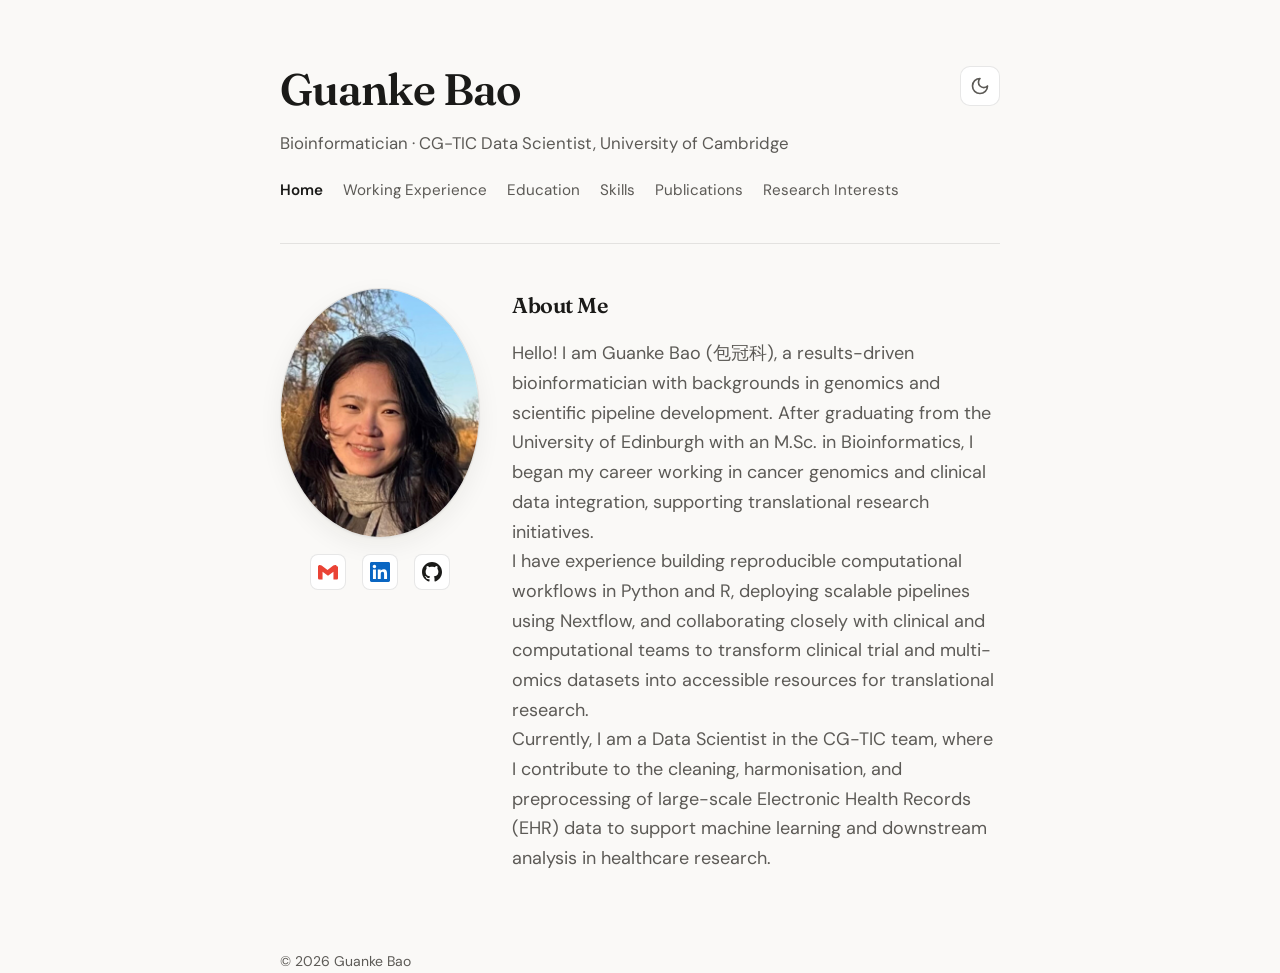
<file: index.html>
<!DOCTYPE html>
<html lang="en">
<head>
  <meta charset="UTF-8" />
  <meta name="viewport" content="width=device-width, initial-scale=1.0" />
  <script>
  (function(){try{var t=localStorage.getItem("theme");if(t!=="light"&&t!=="dark"&&t!=="auto")t="auto";document.documentElement.setAttribute("data-theme",t);}catch(e){document.documentElement.setAttribute("data-theme","auto");}})();
  </script>
  <meta name="description" content="Guanke Bao — CG-TIC Data Scientist at the University of Cambridge." />
  <title>Guanke Bao</title>
  <link rel="preconnect" href="https://fonts.googleapis.com" />
  <link rel="preconnect" href="https://fonts.gstatic.com" crossorigin />
  <link href="https://fonts.googleapis.com/css2?family=DM+Sans:ital,opsz,wght@0,9..40,400;0,9..40,500;0,9..40,600&family=Fraunces:ital,opsz,wght@0,9..144,600;0,9..144,700&display=swap" rel="stylesheet" />
  <link rel="stylesheet" href="css/style.css" />
</head>
<body>
  <a class="skip-link" href="#main">Skip to content</a>
  <div class="wrap">
    <div id="site-header-root"></div>

    <main id="main">
      <section id="about" aria-labelledby="about-heading">
        <div class="about-intro">
          <div class="about-photo-block">
            <img
              class="portrait"
              src="images/portrait.png"
              alt="Portrait photo"
              width="540"
              height="540"
              decoding="async"
            />
            <div class="footer-socials about-under-photo" aria-label="Contact and profiles">
              <a class="footer-social" href="mailto:guanke.bao@gmail.com" aria-label="Email (Gmail)">
                <svg class="footer-social-icon" viewBox="0 0 24 24" aria-hidden="true"><path fill="#EA4335" d="M24 5.457v13.909c0 .904-.732 1.636-1.636 1.636h-3.819V11.73L12 16.64l-6.545-4.91v9.273H1.636A1.636 1.636 0 0 1 0 19.366V5.457c0-2.023 2.641-2.641 4.39-1.19l6.974 5.238 6.974-5.238c1.749-1.451 4.39-.833 4.39 1.19z"/></svg>
              </a>
              <a class="footer-social" href="https://www.linkedin.com/in/guankebao/" rel="noopener noreferrer" aria-label="LinkedIn">
                <svg class="footer-social-icon" viewBox="0 0 24 24" aria-hidden="true"><path fill="#0A66C2" d="M20.447 20.452h-3.554v-5.569c0-1.328-.027-3.037-1.852-3.037-1.853 0-2.136 1.445-2.136 2.939v5.667H9.351V9h3.414v1.561h.046c.477-.9 1.637-1.85 3.37-1.85 3.601 0 4.267 2.37 4.267 5.455v6.286zM5.337 7.433c-1.144 0-2.063-.926-2.063-2.065 0-1.138.92-2.063 2.063-2.063 1.14 0 2.064.925 2.064 2.063 0 1.139-.925 2.065-2.064 2.065zm1.782 13.019H3.555V9h3.564v11.452zM22.225 0H1.771C.792 0 0 .774 0 1.729v20.542C0 23.227.792 24 1.771 24h20.451C23.2 24 24 23.227 24 22.271V1.729C24 .774 23.2 0 22.222 0h.003z"/></svg>
              </a>
              <a class="footer-social footer-social--github" href="https://github.com/guankebao" rel="noopener noreferrer" aria-label="GitHub">
                <svg class="footer-social-icon" viewBox="0 0 24 24" aria-hidden="true"><path d="M12 0c-6.626 0-12 5.373-12 12 0 5.302 3.438 9.8 8.207 11.387.599.111.793-.261.793-.577v-2.234c-3.338.726-4.033-1.416-4.033-1.416-.546-1.387-1.333-1.756-1.333-1.756-1.089-.745.083-.729.083-.729 1.205.084 1.839 1.237 1.839 1.237 1.07 1.834 2.807 1.304 3.492.997.107-.775.418-1.305.762-1.604-2.665-.305-5.467-1.334-5.467-5.931 0-1.311.469-2.381 1.236-3.221-.124-.303-.535-1.524.117-3.176 0 0 1.008-.322 3.301 1.23.957-.266 1.983-.399 3.003-.404 1.02.005 2.047.138 3.006.404 2.291-1.552 3.297-1.23 3.297-1.23.653 1.653.242 2.874.118 3.176.77.84 1.235 1.911 1.235 3.221 0 4.609-2.807 5.624-5.479 5.921.43.372.823 1.102.823 2.222v3.293c0 .319.192.694.801.576 4.765-1.589 8.199-6.086 8.199-11.386 0-6.627-5.373-12-12-12z"/></svg>
              </a>
            </div>
          </div>
          <div class="about-copy">
            <h2 id="about-heading">About Me</h2>
            <p class="lead">
              Hello! I am Guanke Bao (包冠科), a results-driven bioinformatician with backgrounds in genomics and scientific pipeline development. 
              After graduating from the University of Edinburgh with an M.Sc. in Bioinformatics, I began my career working in cancer genomics and clinical data integration, 
              supporting translational research initiatives.
              <br>
              I have experience building reproducible computational workflows in Python and R, deploying scalable pipelines using Nextflow, 
              and collaborating closely with clinical and computational teams to transform clinical trial and multi-omics datasets into accessible resources for translational research.
              <br>
              Currently, I am a Data Scientist in the CG-TIC team, where I contribute to the cleaning, harmonisation, and preprocessing of 
              large-scale Electronic Health Records (EHR) data to support machine learning and downstream analysis in healthcare research.
            </p>
          </div>
        </div>
      </section>
    </main>

    <footer class="site-footer">
      <p class="footer-copy">© <span id="year"></span> Guanke Bao</p>
    </footer>
  </div>

  <script src="js/theme.js" defer></script>
  <script src="js/header.js" defer></script>
  <script>
    document.getElementById("year").textContent = new Date().getFullYear();
  </script>
</body>
</html>
</file>
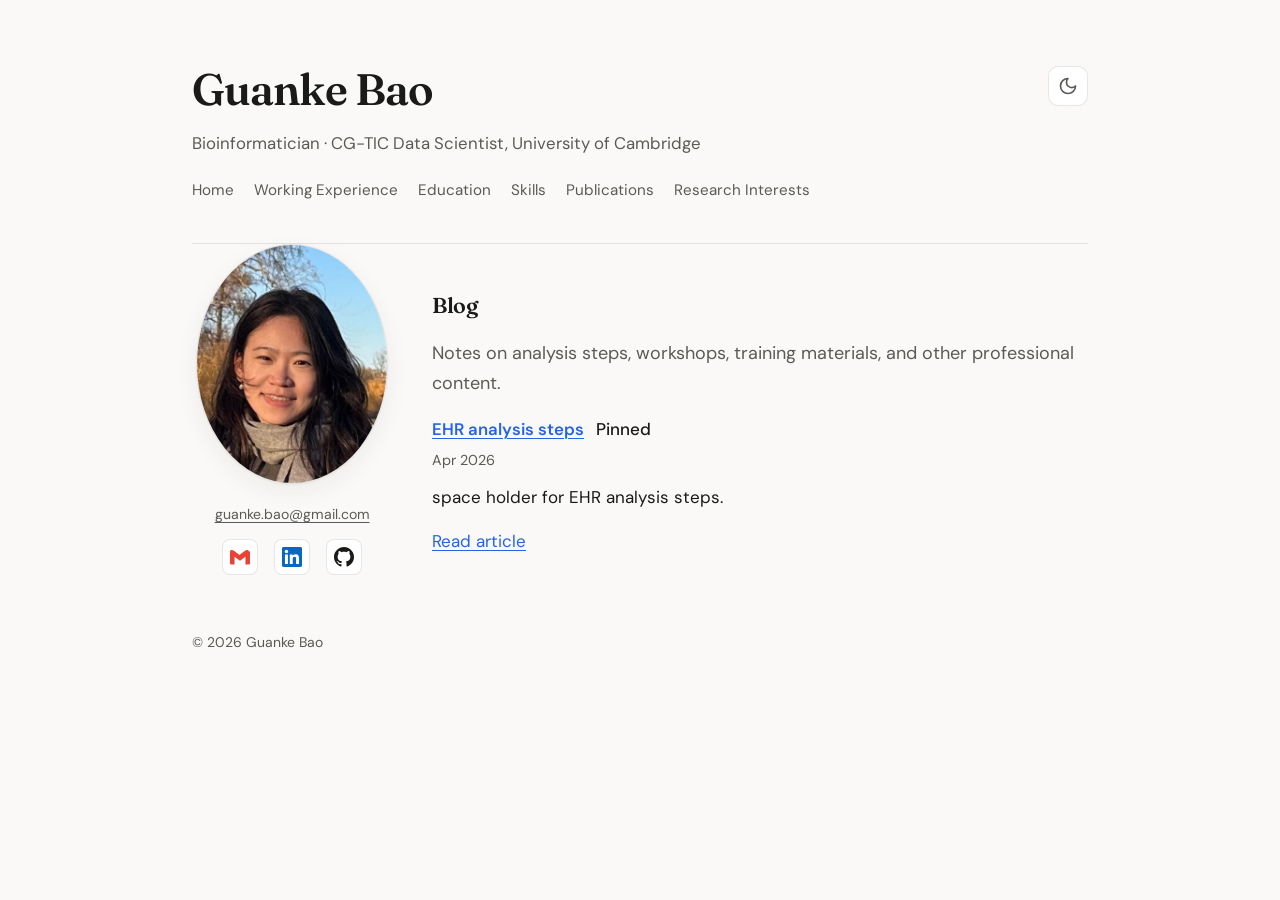
<file: blogs.html>
<!DOCTYPE html>
<html lang="en">
<head>
  <meta charset="UTF-8" />
  <meta name="viewport" content="width=device-width, initial-scale=1.0" />
  <script>
  (function(){try{var t=localStorage.getItem("theme");if(t!=="light"&&t!=="dark"&&t!=="auto")t="auto";document.documentElement.setAttribute("data-theme",t);}catch(e){document.documentElement.setAttribute("data-theme","auto");}})();
  </script>
  <meta name="description" content="Blog posts and notes by Guanke Bao." />
  <title>Blog - Guanke Bao</title>
  <link rel="preconnect" href="https://fonts.googleapis.com" />
  <link rel="preconnect" href="https://fonts.gstatic.com" crossorigin />
  <link href="https://fonts.googleapis.com/css2?family=DM+Sans:ital,opsz,wght@0,9..40,400;0,9..40,500;0,9..40,600&family=Fraunces:ital,opsz,wght@0,9..144,600;0,9..144,700&display=swap" rel="stylesheet" />
  <link rel="stylesheet" href="css/style.css" />
</head>
<body>
  <a class="skip-link" href="#main">Skip to content</a>

  <div class="wrap wrap--with-sidebar">
    <div id="site-header-root"></div>

    <div class="layout-inner">
      <div id="sidebar-root"></div>

      <main id="main">
        <section id="blog" aria-labelledby="blog-heading">
          <h2 id="blog-heading">Blog</h2>
          <p class="lead">
            Notes on analysis steps, workshops, training materials, and other professional content.
          </p>

          <article class="role">
            <div class="role-header">
              <h3 class="role-title"><a href="blogs/EHR.html">EHR analysis steps</a></h3>
              <span class="role-org">Pinned</span>
            </div>
            <p class="role-meta">Apr 2026</p>
            <p>
              space holder for EHR analysis steps.
            </p>
            <p><a href="blogs/EHR.html">Read article</a></p>
          </article>

        </section>
      </main>
    </div>

    <footer class="site-footer">
      <p class="footer-copy">© <span id="year"></span> Guanke Bao</p>
    </footer>
  </div>

  <script src="js/theme.js" defer></script>
  <script src="js/header.js" defer></script>
  <script src="js/sidebar.js" defer></script>
  <script>
    document.getElementById("year").textContent = new Date().getFullYear();
  </script>
</body>
</html>
</file>
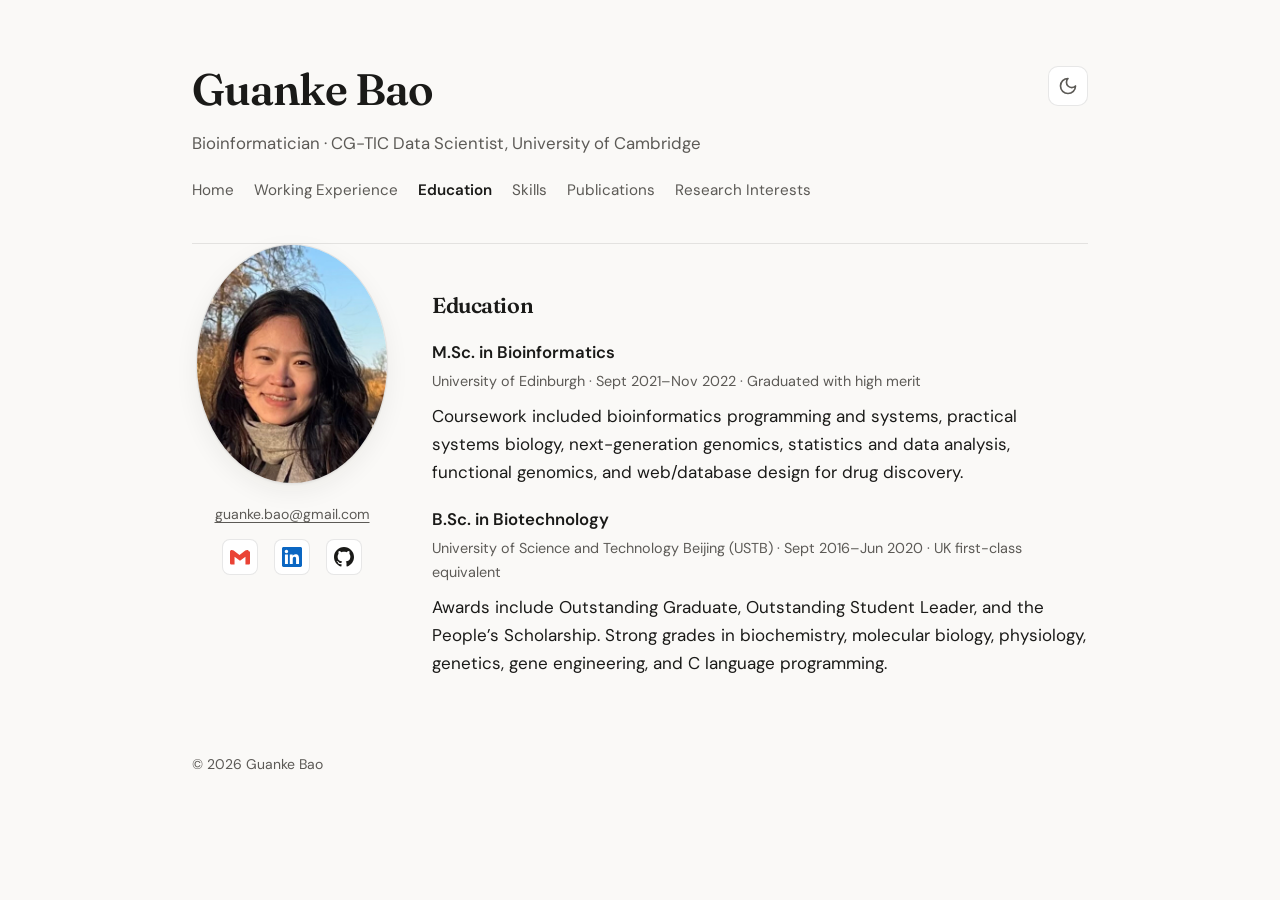
<file: education.html>
<!DOCTYPE html>
<html lang="en">
<head>
  <meta charset="UTF-8" />
  <meta name="viewport" content="width=device-width, initial-scale=1.0" />
  <script>
  (function(){try{var t=localStorage.getItem("theme");if(t!=="light"&&t!=="dark"&&t!=="auto")t="auto";document.documentElement.setAttribute("data-theme",t);}catch(e){document.documentElement.setAttribute("data-theme","auto");}})();
  </script>
  <meta name="description" content="Education — Guanke Bao: M.Sc. Bioinformatics (Edinburgh), B.Sc. Biotechnology (USTB)." />
  <title>Education — Guanke Bao</title>
  <link rel="preconnect" href="https://fonts.googleapis.com" />
  <link rel="preconnect" href="https://fonts.gstatic.com" crossorigin />
  <link href="https://fonts.googleapis.com/css2?family=DM+Sans:ital,opsz,wght@0,9..40,400;0,9..40,500;0,9..40,600&family=Fraunces:ital,opsz,wght@0,9..144,600;0,9..144,700&display=swap" rel="stylesheet" />
  <link rel="stylesheet" href="css/style.css" />
</head>
<body>
  <a class="skip-link" href="#main">Skip to content</a>

  <div class="wrap wrap--with-sidebar">
    <div id="site-header-root"></div>

    <div class="layout-inner">
      <div id="sidebar-root"></div>

      <main id="main">
      <section id="education" aria-labelledby="education-heading">
        <h2 id="education-heading">Education</h2>

        <div class="edu-block">
          <h3>M.Sc. in Bioinformatics</h3>
          <p class="edu-meta">University of Edinburgh · Sept 2021–Nov 2022 · Graduated with high merit</p>
          <p>Coursework included bioinformatics programming and systems, practical systems biology, next-generation genomics, statistics and data analysis, functional genomics, and web/database design for drug discovery.</p>
        </div>

        <div class="edu-block">
          <h3>B.Sc. in Biotechnology</h3>
          <p class="edu-meta">University of Science and Technology Beijing (USTB) · Sept 2016–Jun 2020 · UK first-class equivalent</p>
          <p>Awards include Outstanding Graduate, Outstanding Student Leader, and the People’s Scholarship. Strong grades in biochemistry, molecular biology, physiology, genetics, gene engineering, and C language programming.</p>
        </div>
      </section>
    </main>

    </div>

    <footer class="site-footer">
      <p class="footer-copy">© <span id="year"></span> Guanke Bao</p>
    </footer>
  </div>

  <script src="js/theme.js" defer></script>
  <script src="js/header.js" defer></script>
  <script src="js/sidebar.js" defer></script>
  <script>
    document.getElementById("year").textContent = new Date().getFullYear();
  </script>
</body>
</html>
</file>
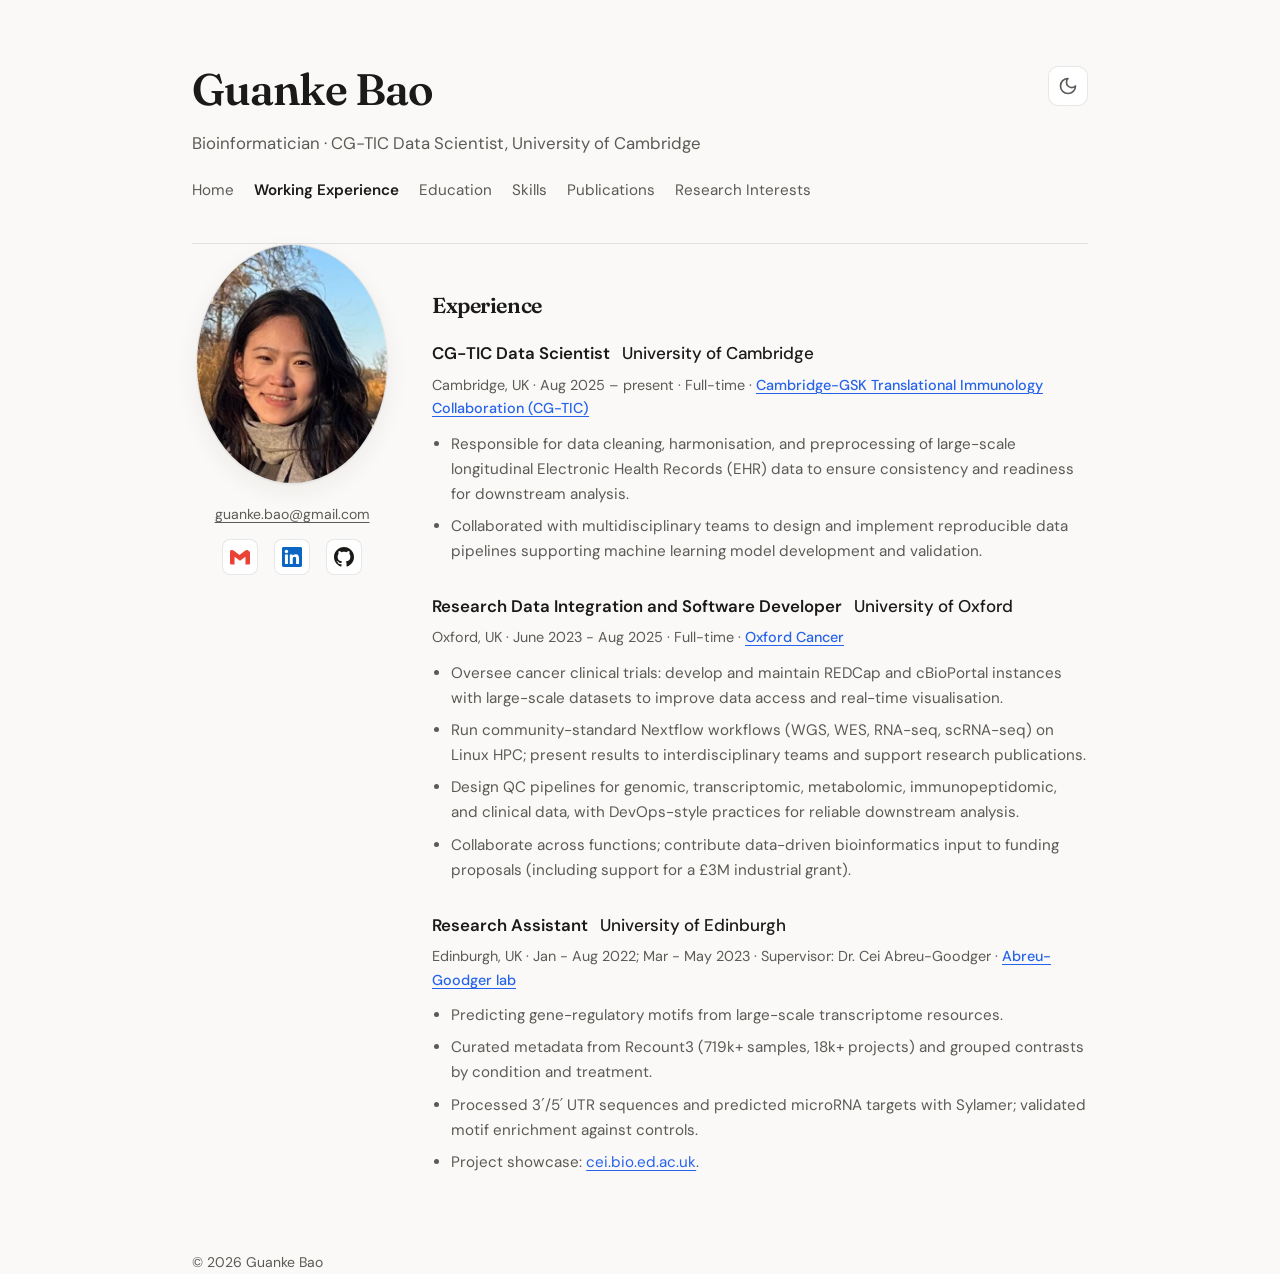
<file: experience.html>
<!DOCTYPE html>
<html lang="en">
<head>
  <meta charset="UTF-8" />
  <meta name="viewport" content="width=device-width, initial-scale=1.0" />
  <script>
  (function(){try{var t=localStorage.getItem("theme");if(t!=="light"&&t!=="dark"&&t!=="auto")t="auto";document.documentElement.setAttribute("data-theme",t);}catch(e){document.documentElement.setAttribute("data-theme","auto");}})();
  </script>
  <meta name="description" content="Professional experience — Guanke Bao: Cambridge CG-TIC, Oxford Cancer, University of Edinburgh." />
  <title>Experience — Guanke Bao</title>
  <link rel="preconnect" href="https://fonts.googleapis.com" />
  <link rel="preconnect" href="https://fonts.gstatic.com" crossorigin />
  <link href="https://fonts.googleapis.com/css2?family=DM+Sans:ital,opsz,wght@0,9..40,400;0,9..40,500;0,9..40,600&family=Fraunces:ital,opsz,wght@0,9..144,600;0,9..144,700&display=swap" rel="stylesheet" />
  <link rel="stylesheet" href="css/style.css" />
</head>
<body>
  <a class="skip-link" href="#main">Skip to content</a>

  <div class="wrap wrap--with-sidebar">
    <div id="site-header-root"></div>

    <div class="layout-inner">
      <div id="sidebar-root"></div>

      <main id="main">
      <section id="experience" aria-labelledby="experience-heading">
        <h2 id="experience-heading">Experience</h2>

        <article class="role">
          <div class="role-header">
            <h3 class="role-title">CG-TIC Data Scientist</h3>
            <span class="role-org">University of Cambridge</span>
          </div>
          <p class="role-meta">
            Cambridge, UK · Aug 2025 – present · Full-time ·
            <a href="https://www.med.cam.ac.uk/cg-tic" rel="noopener noreferrer">Cambridge-GSK Translational Immunology Collaboration (CG-TIC)</a>
          </p>
          <ul class="bullet-list">
            <li>Responsible for data cleaning, harmonisation, and preprocessing of large-scale longitudinal Electronic Health Records (EHR) data to ensure consistency and readiness for downstream analysis.</li>
            <li>Collaborated with multidisciplinary teams to design and implement reproducible data pipelines supporting machine learning model development and validation.</li>
          </ul>
        </article>

        <article class="role">
          <div class="role-header">
            <h3 class="role-title">Research Data Integration and Software Developer</h3>
            <span class="role-org">University of Oxford</span>
          </div>
          <p class="role-meta">
            Oxford, UK · June 2023 - Aug 2025 · Full-time ·
            <a href="https://www.cancer.ox.ac.uk/" rel="noopener noreferrer">Oxford Cancer</a>
          </p>
          <ul class="bullet-list">
            <li>Oversee cancer clinical trials: develop and maintain REDCap and cBioPortal instances with large-scale datasets to improve data access and real-time visualisation.</li>
            <li>Run community-standard Nextflow workflows (WGS, WES, RNA-seq, scRNA-seq) on Linux HPC; present results to interdisciplinary teams and support research publications.</li>
            <li>Design QC pipelines for genomic, transcriptomic, metabolomic, immunopeptidomic, and clinical data, with DevOps-style practices for reliable downstream analysis.</li>
            <li>Collaborate across functions; contribute data-driven bioinformatics input to funding proposals (including support for a £3M industrial grant).</li>
          </ul>
        </article>

        <article class="role">
          <div class="role-header">
            <h3 class="role-title">Research Assistant</h3>
            <span class="role-org">University of Edinburgh</span>
          </div>
          <p class="role-meta">
            Edinburgh, UK · Jan - Aug 2022; Mar - May 2023 ·
            Supervisor: Dr. Cei Abreu-Goodger ·
            <a href="https://cei.bio.ed.ac.uk/wp/people/" rel="noopener noreferrer">Abreu-Goodger lab</a>
          </p>
          <ul class="bullet-list">
            <li>Predicting gene-regulatory motifs from large-scale transcriptome resources.</li>
            <li>Curated metadata from Recount3 (719k+ samples, 18k+ projects) and grouped contrasts by condition and treatment.</li>
            <li>Processed 3′/5′ UTR sequences and predicted microRNA targets with Sylamer; validated motif enrichment against controls.</li>
            <li>Project showcase: <a href="https://cei.bio.ed.ac.uk/msc_project/production/" rel="noopener noreferrer">cei.bio.ed.ac.uk</a>.</li>
          </ul>
        </article>
      </section>
    </main>

    </div>

    <footer class="site-footer">
      <p class="footer-copy">© <span id="year"></span> Guanke Bao</p>
    </footer>
  </div>

  <script src="js/theme.js" defer></script>
  <script src="js/header.js" defer></script>
  <script src="js/sidebar.js" defer></script>
  <script>
    document.getElementById("year").textContent = new Date().getFullYear();
  </script>
</body>
</html>
</file>
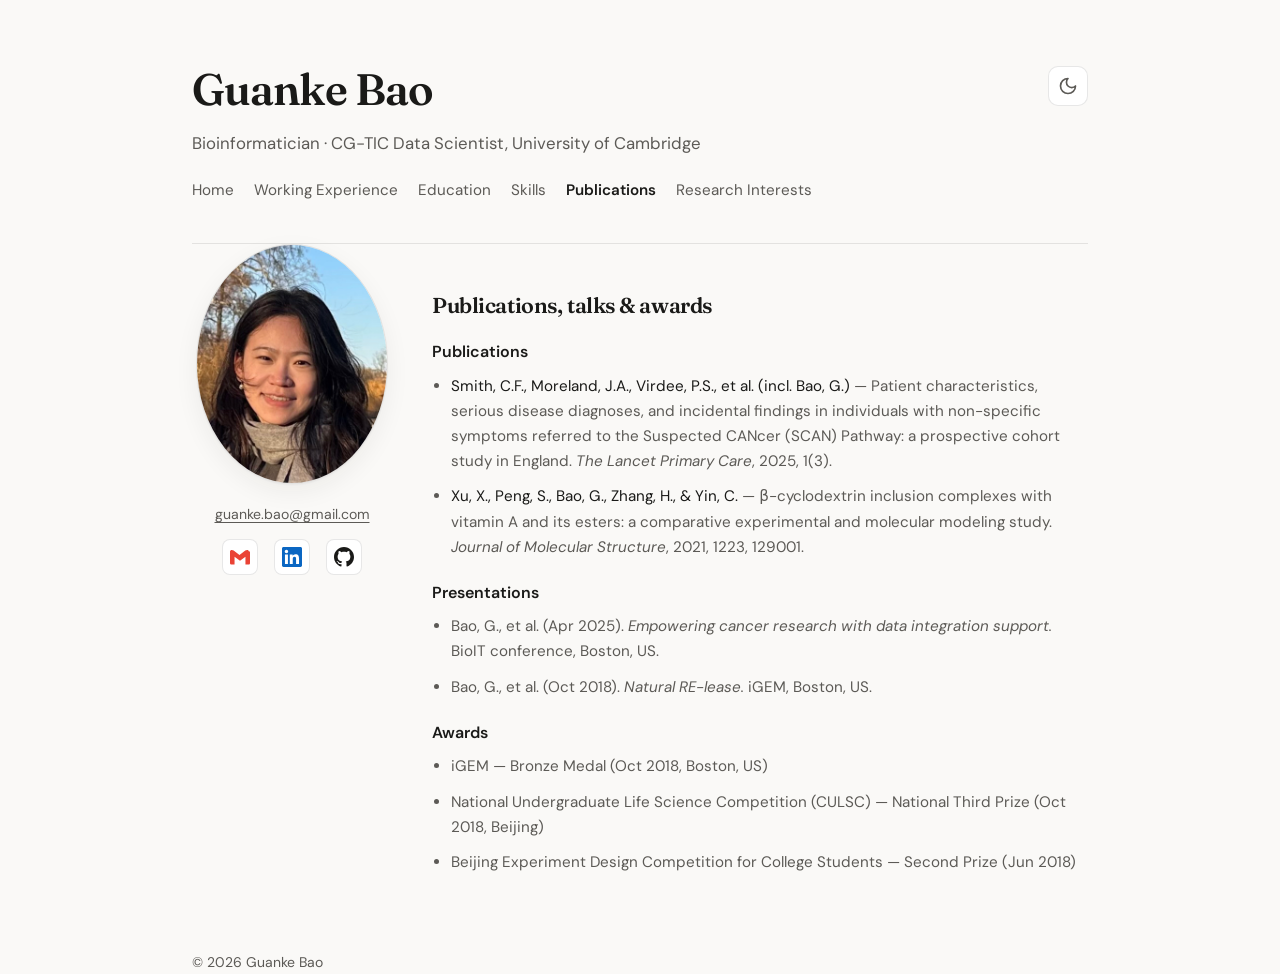
<file: publications.html>
<!DOCTYPE html>
<html lang="en">
<head>
  <meta charset="UTF-8" />
  <meta name="viewport" content="width=device-width, initial-scale=1.0" />
  <script>
  (function(){try{var t=localStorage.getItem("theme");if(t!=="light"&&t!=="dark"&&t!=="auto")t="auto";document.documentElement.setAttribute("data-theme",t);}catch(e){document.documentElement.setAttribute("data-theme","auto");}})();
  </script>
  <meta name="description" content="Publications, talks, and awards — Guanke Bao." />
  <title>Publications — Guanke Bao</title>
  <link rel="preconnect" href="https://fonts.googleapis.com" />
  <link rel="preconnect" href="https://fonts.gstatic.com" crossorigin />
  <link href="https://fonts.googleapis.com/css2?family=DM+Sans:ital,opsz,wght@0,9..40,400;0,9..40,500;0,9..40,600&family=Fraunces:ital,opsz,wght@0,9..144,600;0,9..144,700&display=swap" rel="stylesheet" />
  <link rel="stylesheet" href="css/style.css" />
</head>
<body>
  <a class="skip-link" href="#main">Skip to content</a>

  <div class="wrap wrap--with-sidebar">
    <div id="site-header-root"></div>

    <div class="layout-inner">
      <div id="sidebar-root"></div>

      <main id="main">
      <section id="publications" aria-labelledby="publications-heading">
        <h2 id="publications-heading">Publications, talks &amp; awards</h2>

        <h3 class="subsection-title">Publications</h3>
        <ul class="pub-list">
          <li>
            <span class="pub-authors">Smith, C.F., Moreland, J.A., Virdee, P.S., et al. (incl. Bao, G.)</span>
            — Patient characteristics, serious disease diagnoses, and incidental findings in individuals with non-specific symptoms referred to the Suspected CANcer (SCAN) Pathway: a prospective cohort study in England.
            <em>The Lancet Primary Care</em>, 2025, 1(3).
          </li>
          <li>
            <span class="pub-authors">Xu, X., Peng, S., Bao, G., Zhang, H., &amp; Yin, C.</span>
            — β-cyclodextrin inclusion complexes with vitamin A and its esters: a comparative experimental and molecular modeling study.
            <em>Journal of Molecular Structure</em>, 2021, 1223, 129001.
          </li>
        </ul>

        <h3 class="subsection-title">Presentations</h3>
        <ul class="talk-list">
          <li>Bao, G., et al. (Apr 2025). <em>Empowering cancer research with data integration support.</em> BioIT conference, Boston, US.</li>
          <li>Bao, G., et al. (Oct 2018). <em>Natural RE-lease.</em> iGEM, Boston, US.</li>
        </ul>

        <h3 class="subsection-title">Awards</h3>
        <ul class="talk-list">
          <li>iGEM — Bronze Medal (Oct 2018, Boston, US)</li>
          <li>National Undergraduate Life Science Competition (CULSC) — National Third Prize (Oct 2018, Beijing)</li>
          <li>Beijing Experiment Design Competition for College Students — Second Prize (Jun 2018)</li>
        </ul>
      </section>
    </main>

    </div>

    <footer class="site-footer">
      <p class="footer-copy">© <span id="year"></span> Guanke Bao</p>
    </footer>
  </div>

  <script src="js/theme.js" defer></script>
  <script src="js/header.js" defer></script>
  <script src="js/sidebar.js" defer></script>
  <script>
    document.getElementById("year").textContent = new Date().getFullYear();
  </script>
</body>
</html>
</file>
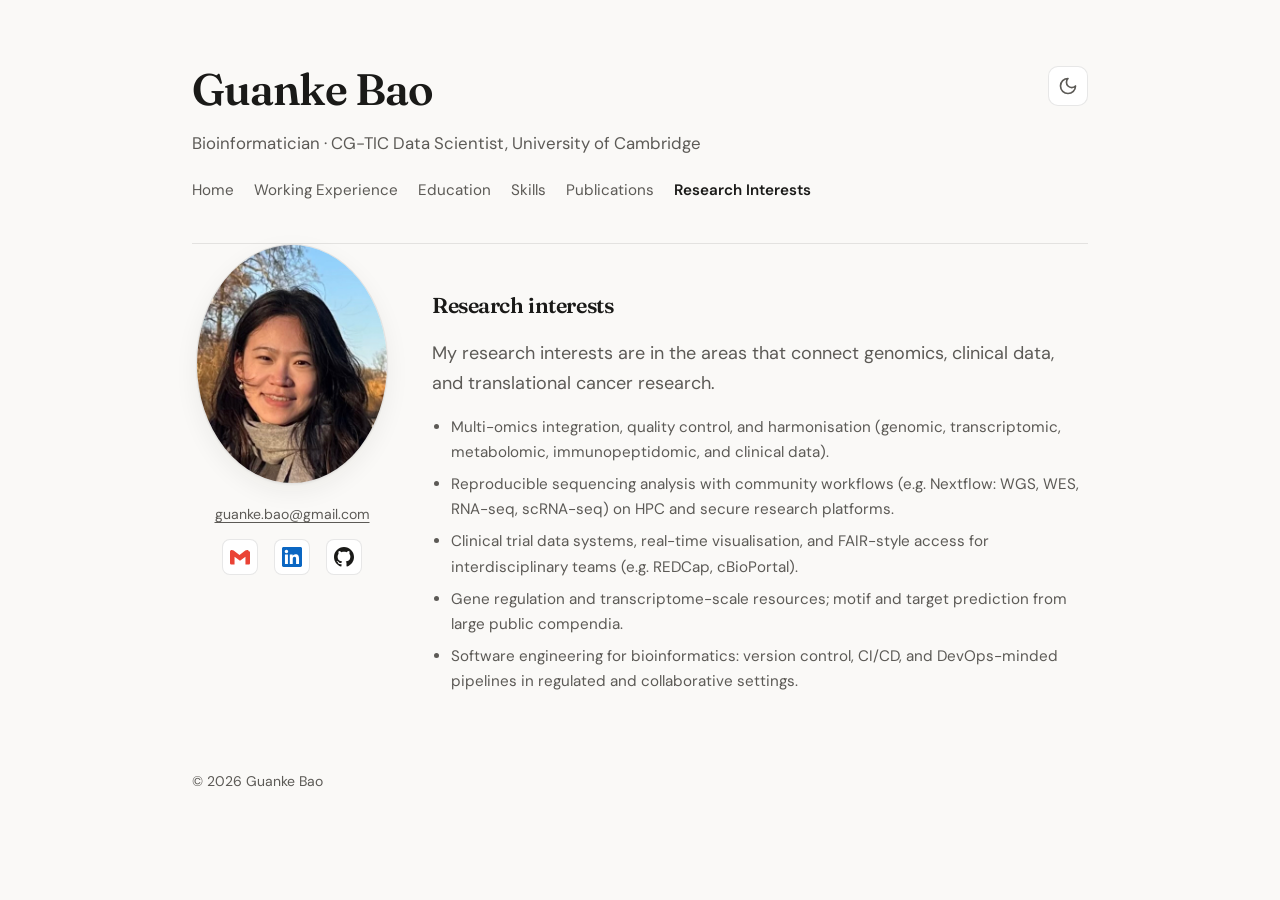
<file: research_interests.html>
<!DOCTYPE html>
<html lang="en">
<head>
  <meta charset="UTF-8" />
  <meta name="viewport" content="width=device-width, initial-scale=1.0" />
  <script>
  (function(){try{var t=localStorage.getItem("theme");if(t!=="light"&&t!=="dark"&&t!=="auto")t="auto";document.documentElement.setAttribute("data-theme",t);}catch(e){document.documentElement.setAttribute("data-theme","auto");}})();
  </script>
  <meta name="description" content="Research interests — Guanke Bao: multi-omics, cancer clinical trials, reproducible bioinformatics pipelines." />
  <title>Research Interests — Guanke Bao</title>
  <link rel="preconnect" href="https://fonts.googleapis.com" />
  <link rel="preconnect" href="https://fonts.gstatic.com" crossorigin />
  <link href="https://fonts.googleapis.com/css2?family=DM+Sans:ital,opsz,wght@0,9..40,400;0,9..40,500;0,9..40,600&family=Fraunces:ital,opsz,wght@0,9..144,600;0,9..144,700&display=swap" rel="stylesheet" />
  <link rel="stylesheet" href="css/style.css" />
</head>
<body>
  <a class="skip-link" href="#main">Skip to content</a>

  <div class="wrap wrap--with-sidebar">
    <div id="site-header-root"></div>

    <div class="layout-inner">
      <div id="sidebar-root"></div>

      <main id="main">
      <section id="research-interests" aria-labelledby="research-interests-heading">
        <h2 id="research-interests-heading">Research interests</h2>
        <p class="lead">
          My research interests are in the areas that connect genomics, clinical data, and translational cancer research.
        </p>
        <ul class="bullet-list">
          <li>Multi-omics integration, quality control, and harmonisation (genomic, transcriptomic, metabolomic, immunopeptidomic, and clinical data).</li>
          <li>Reproducible sequencing analysis with community workflows (e.g. Nextflow: WGS, WES, RNA-seq, scRNA-seq) on HPC and secure research platforms.</li>
          <li>Clinical trial data systems, real-time visualisation, and FAIR-style access for interdisciplinary teams (e.g. REDCap, cBioPortal).</li>
          <li>Gene regulation and transcriptome-scale resources; motif and target prediction from large public compendia.</li>
          <li>Software engineering for bioinformatics: version control, CI/CD, and DevOps-minded pipelines in regulated and collaborative settings.</li>
        </ul>
      </section>
    </main>

    </div>

    <footer class="site-footer">
      <p class="footer-copy">© <span id="year"></span> Guanke Bao</p>
    </footer>
  </div>

  <script src="js/theme.js" defer></script>
  <script src="js/header.js" defer></script>
  <script src="js/sidebar.js" defer></script>
  <script>
    document.getElementById("year").textContent = new Date().getFullYear();
  </script>
</body>
</html>
</file>
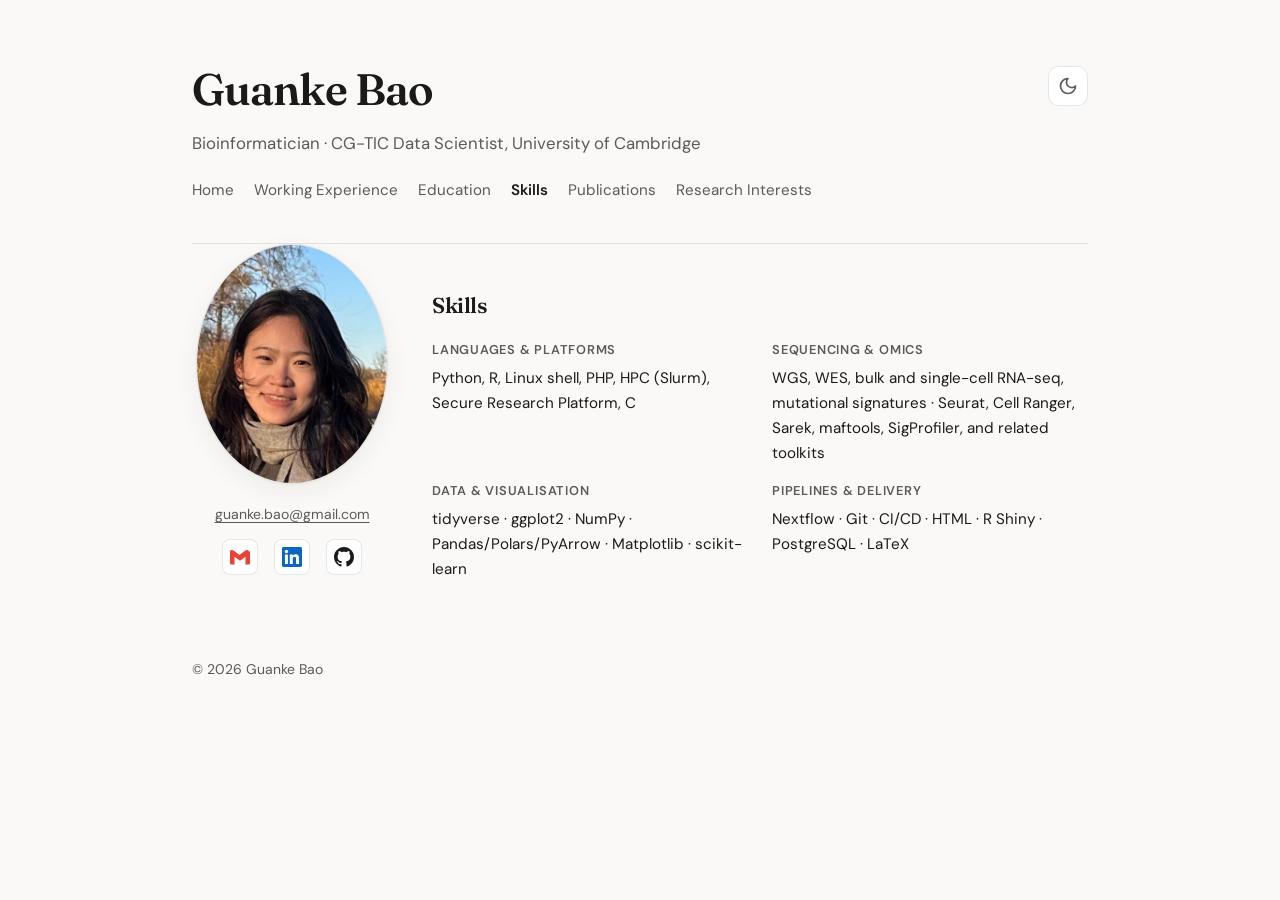
<file: skills.html>
<!DOCTYPE html>
<html lang="en">
<head>
  <meta charset="UTF-8" />
  <meta name="viewport" content="width=device-width, initial-scale=1.0" />
  <script>
  (function(){try{var t=localStorage.getItem("theme");if(t!=="light"&&t!=="dark"&&t!=="auto")t="auto";document.documentElement.setAttribute("data-theme",t);}catch(e){document.documentElement.setAttribute("data-theme","auto");}})();
  </script>
  <meta name="description" content="Technical skills — Guanke Bao: programming, omics, pipelines, HPC." />
  <title>Skills — Guanke Bao</title>
  <link rel="preconnect" href="https://fonts.googleapis.com" />
  <link rel="preconnect" href="https://fonts.gstatic.com" crossorigin />
  <link href="https://fonts.googleapis.com/css2?family=DM+Sans:ital,opsz,wght@0,9..40,400;0,9..40,500;0,9..40,600&family=Fraunces:ital,opsz,wght@0,9..144,600;0,9..144,700&display=swap" rel="stylesheet" />
  <link rel="stylesheet" href="css/style.css" />
</head>
<body>
  <a class="skip-link" href="#main">Skip to content</a>

  <div class="wrap wrap--with-sidebar">
    <div id="site-header-root"></div>

    <div class="layout-inner">
      <div id="sidebar-root"></div>

      <main id="main">
      <section id="skills" aria-labelledby="skills-heading">
        <h2 id="skills-heading">Skills</h2>
        <div class="skill-grid">
          <div class="skill-group">
            <h3>Languages &amp; platforms</h3>
            <p>Python, R, Linux shell, PHP, HPC (Slurm), Secure Research Platform, C</p>
          </div>
          <div class="skill-group">
            <h3>Sequencing &amp; omics</h3>
            <p>WGS, WES, bulk and single-cell RNA-seq, mutational signatures · Seurat, Cell Ranger, Sarek, maftools, SigProfiler, and related toolkits</p>
          </div>
          <div class="skill-group">
            <h3>Data &amp; visualisation</h3>
            <p>tidyverse · ggplot2 · NumPy · Pandas/Polars/PyArrow · Matplotlib · scikit-learn</p>
          </div>
          <div class="skill-group">
            <h3>Pipelines &amp; delivery</h3>
            <p>Nextflow · Git · CI/CD · HTML · R Shiny · PostgreSQL · LaTeX</p>
          </div>
        </div>
      </section>
    </main>

    </div>

    <footer class="site-footer">
      <p class="footer-copy">© <span id="year"></span> Guanke Bao</p>
    </footer>
  </div>

  <script src="js/theme.js" defer></script>
  <script src="js/header.js" defer></script>
  <script src="js/sidebar.js" defer></script>
  <script>
    document.getElementById("year").textContent = new Date().getFullYear();
  </script>
</body>
</html>
</file>
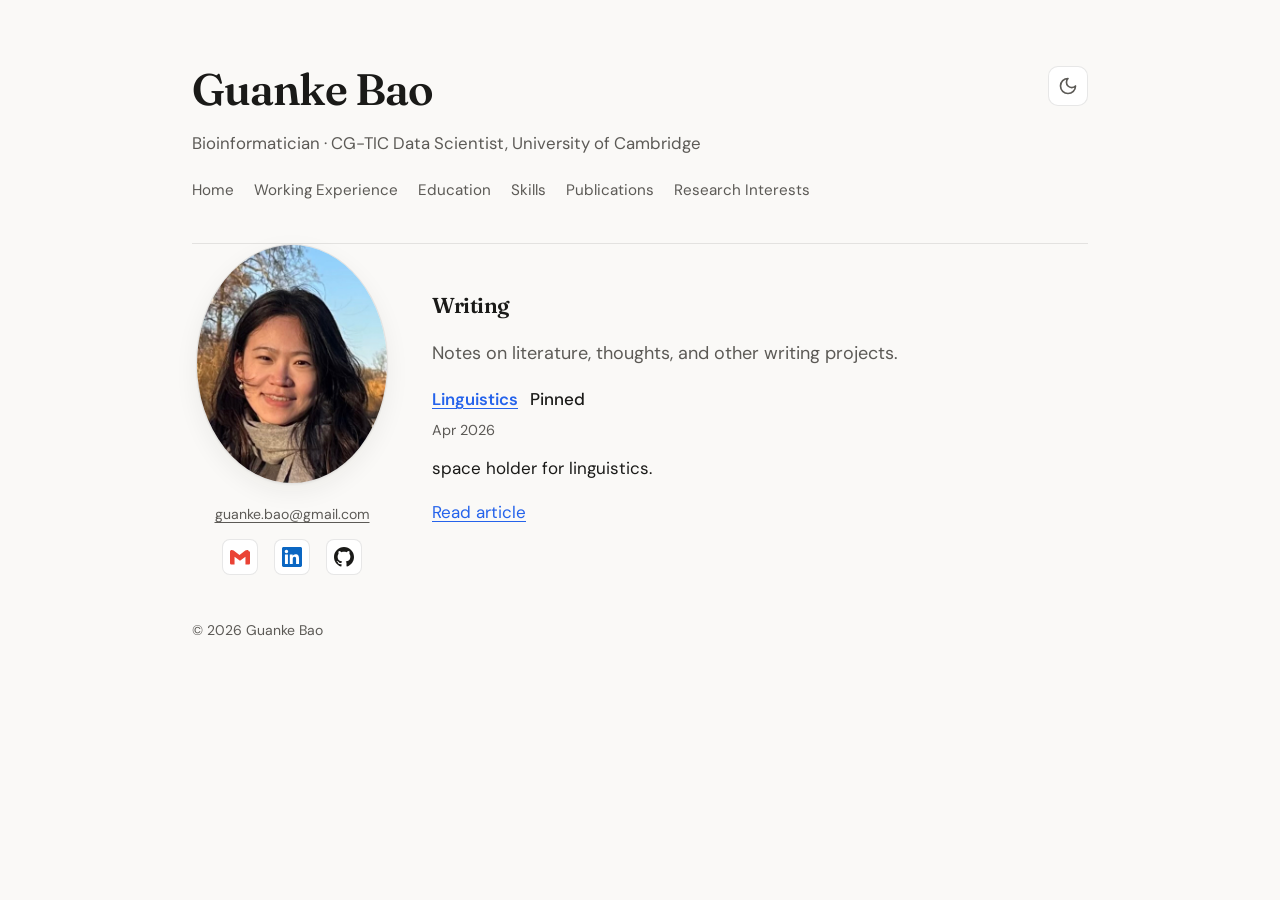
<file: writing.html>
<!DOCTYPE html>
<html lang="en">
<head>
  <meta charset="UTF-8" />
  <meta name="viewport" content="width=device-width, initial-scale=1.0" />
  <script>
  (function(){try{var t=localStorage.getItem("theme");if(t!=="light"&&t!=="dark"&&t!=="auto")t="auto";document.documentElement.setAttribute("data-theme",t);}catch(e){document.documentElement.setAttribute("data-theme","auto");}})();
  </script>
  <meta name="description" content="Blog posts and notes by Guanke Bao." />
  <title>Blog - Guanke Bao</title>
  <link rel="preconnect" href="https://fonts.googleapis.com" />
  <link rel="preconnect" href="https://fonts.gstatic.com" crossorigin />
  <link href="https://fonts.googleapis.com/css2?family=DM+Sans:ital,opsz,wght@0,9..40,400;0,9..40,500;0,9..40,600&family=Fraunces:ital,opsz,wght@0,9..144,600;0,9..144,700&display=swap" rel="stylesheet" />
  <link rel="stylesheet" href="css/style.css" />
</head>
<body>
  <a class="skip-link" href="#main">Skip to content</a>

  <div class="wrap wrap--with-sidebar">
    <div id="site-header-root"></div>

    <div class="layout-inner">
      <div id="sidebar-root"></div>

      <main id="main">
        <section id="blog" aria-labelledby="blog-heading">
          <h2 id="blog-heading">Writing</h2>
          <p class="lead">
            Notes on literature, thoughts, and other writing projects.
          </p>

          <article class="role">
            <div class="role-header">
              <h3 class="role-title"><a href="articles/linguistics.html">Linguistics</a></h3>
              <span class="role-org">Pinned</span>
            </div>
            <p class="role-meta">Apr 2026</p>
            <p>
              space holder for linguistics.
            </p>
            <p><a href="blogs/EHR.html">Read article</a></p>
          </article>

        </section>
      </main>
    </div>

    <footer class="site-footer">
      <p class="footer-copy">© <span id="year"></span> Guanke Bao</p>
    </footer>
  </div>

  <script src="js/theme.js" defer></script>
  <script src="js/header.js" defer></script>
  <script src="js/sidebar.js" defer></script>
  <script>
    document.getElementById("year").textContent = new Date().getFullYear();
  </script>
</body>
</html>
</file>
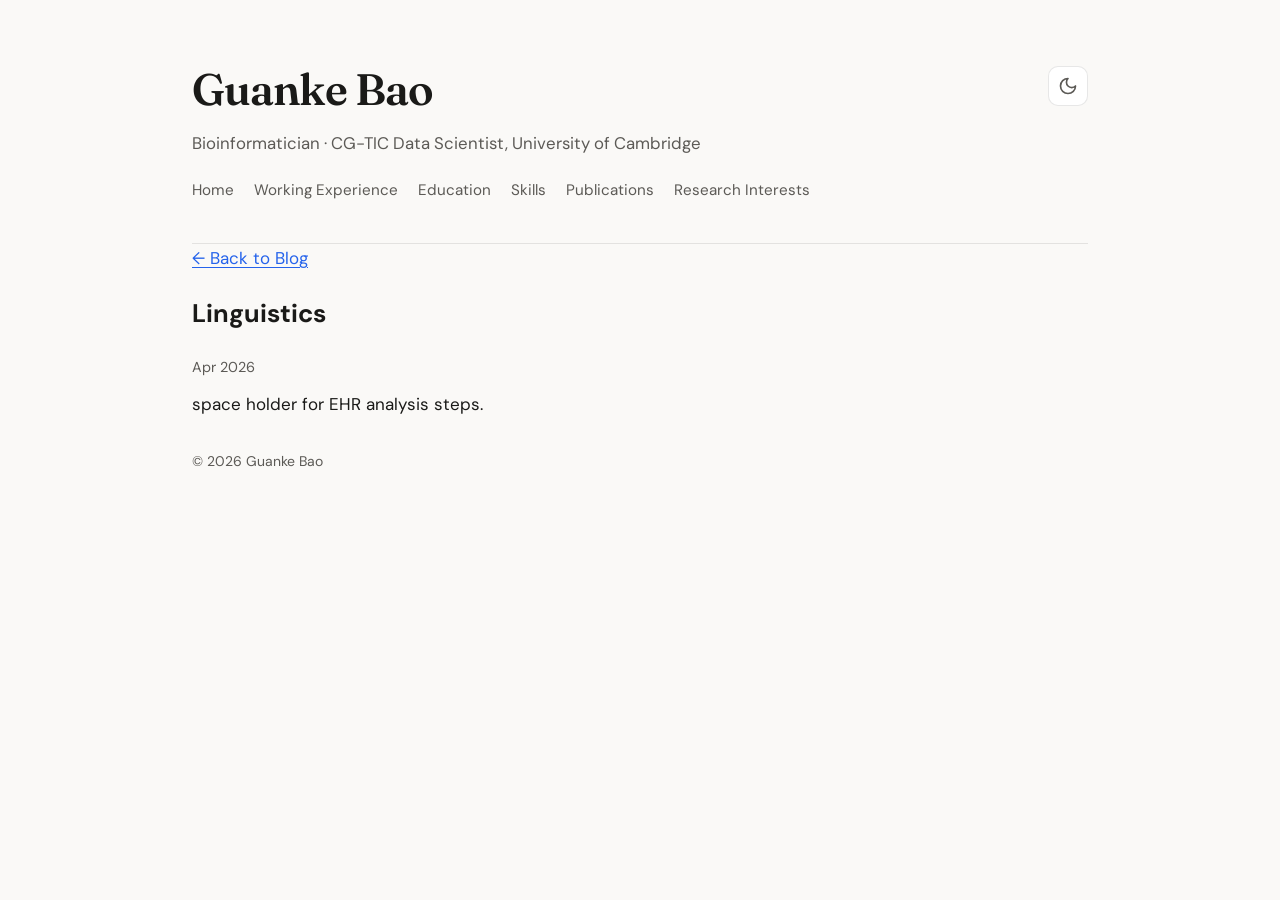
<file: articles/linguistics.html>
<!DOCTYPE html>
<html lang="en">
<head>
  <meta charset="UTF-8" />
  <meta name="viewport" content="width=device-width, initial-scale=1.0" />
  <script>
  (function(){try{var t=localStorage.getItem("theme");if(t!=="light"&&t!=="dark"&&t!=="auto")t="auto";document.documentElement.setAttribute("data-theme",t);}catch(e){document.documentElement.setAttribute("data-theme","auto");}})();
  </script>
  <meta name="description" content="Welcome article on Guanke Bao's blog." />
  <title>Welcome to My Blog - Guanke Bao</title>
  <link rel="preconnect" href="https://fonts.googleapis.com" />
  <link rel="preconnect" href="https://fonts.gstatic.com" crossorigin />
  <link href="https://fonts.googleapis.com/css2?family=DM+Sans:ital,opsz,wght@0,9..40,400;0,9..40,500;0,9..40,600&family=Fraunces:ital,opsz,wght@0,9..144,600;0,9..144,700&display=swap" rel="stylesheet" />
  <link rel="stylesheet" href="../css/style.css" />
</head>
<body>
  <a class="skip-link" href="#main">Skip to content</a>

  <div class="wrap wrap--with-sidebar">
    <div id="site-header-root"></div>

    <div class="layout-inner">

      <main id="main">
        <article aria-labelledby="article-title">
          <p><a href="../blogs.html">← Back to Blog</a></p>
          <h2 id="article-title">Linguistics</h2>
          <p class="role-meta">Apr 2026</p>
          <p>
            space holder for EHR analysis steps.
          </p>
        </article>
      </main>
    </div>

    <footer class="site-footer">
      <p class="footer-copy">© <span id="year"></span> Guanke Bao</p>
    </footer>
  </div>

  <script src="../js/theme.js" defer></script>
  <script src="../js/header.js" defer></script>
  <script src="../js/sidebar.js" defer></script>
  <script>
    document.getElementById("year").textContent = new Date().getFullYear();
  </script>
</body>
</html>
</file>
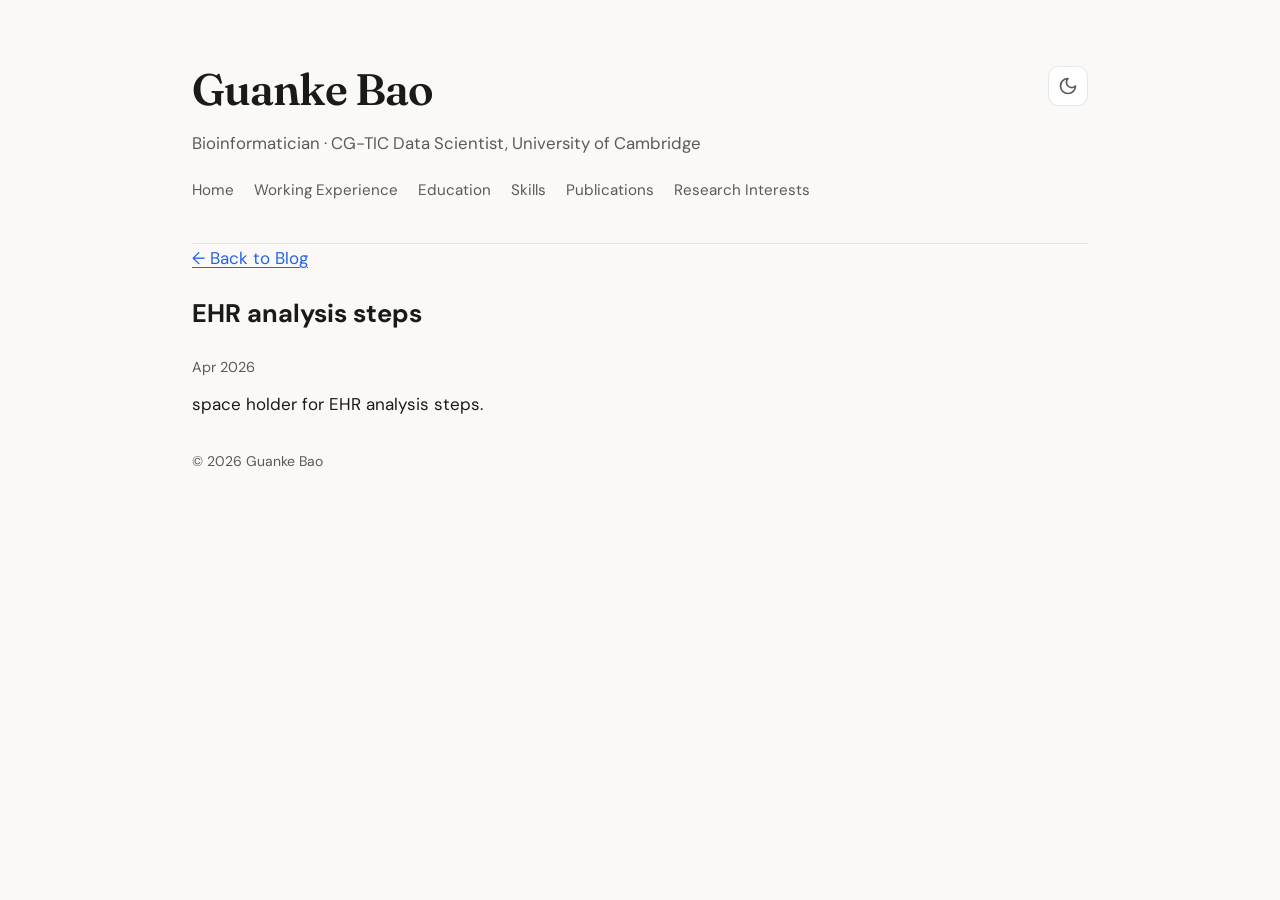
<file: blogs/EHR.html>
<!DOCTYPE html>
<html lang="en">
<head>
  <meta charset="UTF-8" />
  <meta name="viewport" content="width=device-width, initial-scale=1.0" />
  <script>
  (function(){try{var t=localStorage.getItem("theme");if(t!=="light"&&t!=="dark"&&t!=="auto")t="auto";document.documentElement.setAttribute("data-theme",t);}catch(e){document.documentElement.setAttribute("data-theme","auto");}})();
  </script>
  <meta name="description" content="Welcome article on Guanke Bao's blog." />
  <title>Welcome to My Blog - Guanke Bao</title>
  <link rel="preconnect" href="https://fonts.googleapis.com" />
  <link rel="preconnect" href="https://fonts.gstatic.com" crossorigin />
  <link href="https://fonts.googleapis.com/css2?family=DM+Sans:ital,opsz,wght@0,9..40,400;0,9..40,500;0,9..40,600&family=Fraunces:ital,opsz,wght@0,9..144,600;0,9..144,700&display=swap" rel="stylesheet" />
  <link rel="stylesheet" href="../css/style.css" />
</head>
<body>
  <a class="skip-link" href="#main">Skip to content</a>

  <div class="wrap wrap--with-sidebar">
    <div id="site-header-root"></div>

    <div class="layout-inner">

      <main id="main">
        <article aria-labelledby="article-title">
          <p><a href="../blogs.html">← Back to Blog</a></p>
          <h2 id="article-title">EHR analysis steps</h2>
          <p class="role-meta">Apr 2026</p>
          <p>
            space holder for EHR analysis steps.
          </p>
        </article>
      </main>
    </div>

    <footer class="site-footer">
      <p class="footer-copy">© <span id="year"></span> Guanke Bao</p>
    </footer>
  </div>

  <script src="../js/theme.js" defer></script>
  <script src="../js/header.js" defer></script>
  <script src="../js/sidebar.js" defer></script>
  <script>
    document.getElementById("year").textContent = new Date().getFullYear();
  </script>
</body>
</html>
</file>
<file: css/style.css>
/* Personal site — theme variables (light default) */
:root,
html[data-theme="light"] {
  color-scheme: light;
  --bg: #faf9f7;
  --bg-elevated: #ffffff;
  --text: #1a1a18;
  --muted: #5c5a56;
  --accent: #2563eb;
  --accent-soft: rgba(37, 99, 235, 0.08);
  --accent-hover: #1d4ed8;
  --border: rgba(26, 26, 24, 0.1);
  --radius: 12px;
  --shadow: 0 1px 2px rgba(26, 26, 24, 0.04), 0 8px 24px rgba(26, 26, 24, 0.06);
  --font-sans: "DM Sans", system-ui, -apple-system, sans-serif;
  --font-display: "Fraunces", Georgia, "Times New Roman", serif;
  --max: 720px;
  --skip-fg: #faf9f7;
  --skip-bg: #1a1a18;
}

html[data-theme="dark"] {
  color-scheme: dark;
  --bg: #141413;
  --bg-elevated: #1c1c1a;
  --text: #f2f1ed;
  --muted: #a8a59c;
  --accent: #7c9cff;
  --accent-soft: rgba(124, 156, 255, 0.12);
  --accent-hover: #a8bfff;
  --border: rgba(255, 255, 255, 0.1);
  --shadow: 0 1px 2px rgba(0, 0, 0, 0.2), 0 8px 28px rgba(0, 0, 0, 0.35);
  --skip-fg: #1a1a18;
  --skip-bg: #f2f1ed;
}

@media (prefers-color-scheme: dark) {
  html[data-theme="auto"] {
    color-scheme: dark;
    --bg: #141413;
    --bg-elevated: #1c1c1a;
    --text: #f2f1ed;
    --muted: #a8a59c;
    --accent: #7c9cff;
    --accent-soft: rgba(124, 156, 255, 0.12);
    --accent-hover: #a8bfff;
    --border: rgba(255, 255, 255, 0.1);
    --shadow: 0 1px 2px rgba(0, 0, 0, 0.2), 0 8px 28px rgba(0, 0, 0, 0.35);
    --skip-fg: #1a1a18;
    --skip-bg: #f2f1ed;
  }
}

@media (prefers-color-scheme: light) {
  html[data-theme="auto"] {
    color-scheme: light;
  }
}

*,
*::before,
*::after {
  box-sizing: border-box;
}

html {
  scroll-behavior: smooth;
}

body {
  margin: 0;
  min-height: 100vh;
  font-family: var(--font-sans);
  font-size: 1.0625rem;
  line-height: 1.65;
  color: var(--text);
  background: var(--bg);
  -webkit-font-smoothing: antialiased;
}

a {
  color: var(--accent);
  text-decoration-thickness: 1px;
  text-underline-offset: 3px;
  transition: color 0.15s ease;
}

a:hover {
  color: var(--accent-hover);
}

.skip-link {
  position: absolute;
  left: -9999px;
  z-index: 999;
  padding: 0.75rem 1rem;
  background: var(--skip-bg);
  color: var(--skip-fg);
}

.skip-link:focus {
  left: 1rem;
  top: 1rem;
}

.wrap {
  max-width: var(--max);
  margin: 0 auto;
  padding: 0 0 0 0;
}

.wrap--with-sidebar {
  max-width: min(56rem, 100%);
}

.layout-inner {
  display: flex;
  flex-direction: column;
  gap: 1.75rem;
  align-items: stretch;
}

.layout-inner > main {
  flex: 1;
  min-width: 0;
}

.sidebar {
  flex-shrink: 0;
  /* Allow flex item to shrink below the image’s intrinsic width (large source file). */
  min-width: 0;
}

.sidebar-inner {
  display: flex;
  flex-direction: column;
  align-items: center;
  text-align: center;
  gap: 0.85rem;
  padding: 0 0.25rem;
}

.sidebar-portrait-link {
  display: block;
  width: min(200px, 52vw);
  max-width: 100%;
  margin-inline: auto;
  text-decoration: none;
}

.sidebar-portrait-link:hover .sidebar-portrait {
  border-color: var(--accent);
}

.sidebar .sidebar-portrait {
  width: min(200px, 100%);
  max-width: min(200px, 100%);
  min-width: 0;
  height: auto;
}

.sidebar-contact-line {
  margin: 0;
  font-size: 0.88rem;
  line-height: 1.4;
  word-break: break-word;
}

.sidebar-contact-line a {
  color: var(--muted);
}

.sidebar-contact-line a:hover {
  color: var(--accent-hover);
}

.sidebar-socials {
  justify-content: center;
  margin: 0;
  width: 100%;
}

.sidebar-fallback {
  margin: 0;
  font-size: 0.9rem;
  color: var(--muted);
}

@media (min-width: 720px) {
  .layout-inner {
    flex-direction: row;
    align-items: flex-start;
    gap: 2rem 2.5rem;
  }

  .sidebar {
    width: 200px;
    position: sticky;
    top: 1rem;
  }
}

/* Header */
.site-header {
  padding: 3.5rem 0 2.5rem;
  border-bottom: 1px solid var(--border);
}

.site-header-inner {
  display: flex;
  justify-content: space-between;
  align-items: flex-start;
  gap: 1rem 1.5rem;
}

.site-header-main {
  flex: 1;
  min-width: 0;
}

.theme-toggle {
  flex-shrink: 0;
  display: inline-flex;
  align-items: center;
  justify-content: center;
  width: 2.5rem;
  height: 2.5rem;
  margin-top: 0.15rem;
  padding: 0;
  border: 1px solid var(--border);
  border-radius: 10px;
  background: var(--bg-elevated);
  color: var(--muted);
  cursor: pointer;
  transition:
    color 0.15s ease,
    border-color 0.15s ease,
    background 0.15s ease;
}

.theme-toggle:hover {
  color: var(--accent);
  border-color: var(--accent);
  background: var(--accent-soft);
}

.theme-toggle-icon {
  width: 1.25rem;
  height: 1.25rem;
  display: block;
}

.name {
  font-family: var(--font-display);
  font-weight: 600;
  font-size: clamp(2rem, 5vw, 2.75rem);
  letter-spacing: -0.02em;
  line-height: 1.15;
  margin: 0 0 0.35em;
}

.name a {
  color: inherit;
  text-decoration: none;
}

.name a:hover {
  color: var(--muted);
}

.tagline {
  margin: 0 0 1.25rem;
  font-size: 1.05rem;
  color: var(--muted);
}

.nav {
  display: flex;
  flex-wrap: wrap;
  gap: 0.5rem 1.25rem;
  font-size: 0.95rem;
}

.nav a {
  color: var(--muted);
  text-decoration: none;
}

.nav a:hover {
  color: var(--accent);
}

.nav a[aria-current="page"] {
  color: var(--text);
  font-weight: 600;
}

/* Sections */
section {
  padding: 2.75rem 0;
  border-bottom: 1px solid var(--border);
}

section:last-of-type {
  border-bottom: none;
}

section h2 {
  font-family: var(--font-display);
  font-size: 1.35rem;
  font-weight: 600;
  letter-spacing: -0.02em;
  margin: 0 0 1rem;
}

/* Home portrait */
.about-intro {
  display: flex;
  flex-direction: column;
  align-items: center;
  gap: 1.5rem;
}

.about-photo-block {
  display: flex;
  flex-direction: column;
  align-items: center;
  gap: 1rem;
  width: min(220px, 52vw);
  flex-shrink: 0;
}

.portrait {
  width: 100%;
  height: auto;
  aspect-ratio: 4 / 5;
  object-fit: cover;
  object-position: center center;
  border-radius: 50%;
  box-shadow: var(--shadow);
  border: 1px solid var(--border);
}

/* Sidebar: override generic .portrait — flex min-width:auto would otherwise use the photo’s intrinsic width */
.sidebar img.portrait {
  width: min(200px, 100%);
  max-width: min(200px, 100%);
}

.footer-socials.about-under-photo {
  justify-content: center;
  margin: 0;
  width: 100%;
}

.about-copy {
  width: 100%;
  min-width: 0;
}

.about-copy h2 {
  text-align: center;
}

.about-copy .lead {
  margin-top: 0;
}

@media (min-width: 560px) {
  .about-intro {
    flex-direction: row;
    align-items: flex-start;
    gap: 2rem;
  }

  .about-photo-block {
    width: 200px;
  }

  .about-copy h2 {
    text-align: left;
  }
}

.lead {
  font-size: 1.125rem;
  color: var(--muted);
  margin: 0 0 1rem;
}

.note {
  margin-top: 1rem;
  font-size: 0.95rem;
  color: var(--muted);
}

p {
  margin: 0 0 1rem;
}

p:last-child {
  margin-bottom: 0;
}

/* Project cards */
.project-list {
  list-style: none;
  margin: 0;
  padding: 0;
  display: flex;
  flex-direction: column;
  gap: 1rem;
}

.project-card {
  background: var(--bg-elevated);
  border: 1px solid var(--border);
  border-radius: var(--radius);
  padding: 1.15rem 1.25rem;
  box-shadow: var(--shadow);
}

.project-card h3 {
  font-size: 1.05rem;
  font-weight: 600;
  margin: 0 0 0.35rem;
}

.project-card p {
  font-size: 0.95rem;
  color: var(--muted);
  margin: 0;
}

.project-card a {
  font-weight: 500;
}

/* Experience & education */
.role {
  margin-bottom: 1.75rem;
}

.role:last-child {
  margin-bottom: 0;
}

.role-header {
  display: flex;
  flex-wrap: wrap;
  align-items: baseline;
  gap: 0.35rem 0.75rem;
  margin-bottom: 0.35rem;
}

.role-title {
  font-size: 1.05rem;
  font-weight: 600;
  margin: 0;
}

.role-org {
  font-weight: 500;
  color: var(--text);
}

.role-meta {
  font-size: 0.9rem;
  color: var(--muted);
  margin: 0 0 0.65rem;
}

.role-meta a {
  font-weight: 500;
}

.bullet-list {
  margin: 0;
  padding-left: 1.2rem;
  color: var(--muted);
  font-size: 0.95rem;
}

.bullet-list li {
  margin-bottom: 0.45rem;
}

.bullet-list li:last-child {
  margin-bottom: 0;
}

.edu-block {
  margin-bottom: 1.25rem;
}

.edu-block:last-child {
  margin-bottom: 0;
}

.edu-block h3 {
  font-size: 1.05rem;
  font-weight: 600;
  margin: 0 0 0.2rem;
}

.edu-meta {
  font-size: 0.9rem;
  color: var(--muted);
  margin: 0 0 0.5rem;
}

/* Publications */
.pub-list,
.talk-list {
  margin: 0;
  padding-left: 1.2rem;
  font-size: 0.95rem;
  color: var(--muted);
}

.pub-list li,
.talk-list li {
  margin-bottom: 0.65rem;
}

.pub-list li:last-child,
.talk-list li:last-child {
  margin-bottom: 0;
}

.pub-authors {
  color: var(--text);
}

.subsection-title {
  font-family: var(--font-sans);
  font-size: 1rem;
  font-weight: 600;
  margin: 0 0 0.5rem;
}

#publications h3.subsection-title ~ h3.subsection-title {
  margin-top: 1.25rem;
}

/* Skills */
.skill-grid {
  display: grid;
  gap: 0.85rem 1.5rem;
}

@media (min-width: 520px) {
  .skill-grid {
    grid-template-columns: 1fr 1fr;
  }
}

.skill-group h3 {
  font-family: var(--font-sans);
  font-size: 0.8rem;
  font-weight: 600;
  text-transform: uppercase;
  letter-spacing: 0.06em;
  color: var(--muted);
  margin: 0 0 0.35rem;
}

.skill-group p {
  font-size: 0.95rem;
  color: var(--text);
  margin: 0;
}

/* Contact */
.contact-links {
  display: flex;
  flex-wrap: wrap;
  gap: 0.75rem 1.5rem;
  margin-top: 0.5rem;
}

.contact-links a {
  font-weight: 500;
}

.contact-socials {
  list-style: none;
  margin: 1rem 0 0;
  padding: 0;
  display: flex;
  flex-direction: column;
  gap: 0.85rem;
}

@media (min-width: 480px) {
  .contact-socials {
    flex-direction: row;
    flex-wrap: wrap;
  }
}

.contact-card {
  display: flex;
  flex-direction: column;
  align-items: flex-start;
  gap: 0.35rem;
  padding: 1rem 1.15rem;
  min-width: min(100%, 220px);
  flex: 1 1 200px;
  border-radius: var(--radius);
  border: 1px solid var(--border);
  background: var(--bg-elevated);
  box-shadow: var(--shadow);
  text-decoration: none;
  color: inherit;
  transition: border-color 0.15s ease, box-shadow 0.15s ease;
}

.contact-card:hover {
  border-color: var(--accent);
  box-shadow: 0 2px 8px var(--accent-soft);
}

.contact-card:hover .contact-card-label {
  color: var(--accent);
}

.contact-card--github .contact-card-icon {
  color: var(--text);
}

.contact-card-icon {
  display: flex;
  align-items: center;
  justify-content: center;
  width: 40px;
  height: 40px;
}

.contact-card-icon svg {
  width: 36px;
  height: 36px;
  display: block;
}

.contact-card-label {
  font-weight: 600;
  font-size: 1rem;
  color: var(--text);
}

.contact-card-hint {
  font-size: 0.85rem;
  color: var(--muted);
  word-break: break-all;
}

/* Footer social icons */
.footer-socials {
  display: flex;
  flex-wrap: wrap;
  align-items: center;
  gap: 0.65rem 1rem;
  margin-bottom: 0.75rem;
}

.footer-social {
  display: inline-flex;
  align-items: center;
  justify-content: center;
  width: 2.25rem;
  height: 2.25rem;
  border-radius: 8px;
  border: 1px solid var(--border);
  background: var(--bg-elevated);
  transition: border-color 0.15s ease, transform 0.15s ease;
}

.footer-social:hover {
  border-color: var(--accent);
  transform: translateY(-1px);
}

.footer-social-icon {
  width: 1.25rem;
  height: 1.25rem;
  display: block;
}

.footer-social--github {
  color: var(--text);
}

.footer-social--github .footer-social-icon path {
  fill: currentColor;
}

/* Footer */
.site-footer {
  padding: 2rem 0 0;
  font-size: 0.875rem;
  color: var(--muted);
}

.site-footer .footer-copy {
  margin: 0;
}

@media (min-width: 540px) {
  .site-header {
    padding-top: 4rem;
  }
}
</file>
